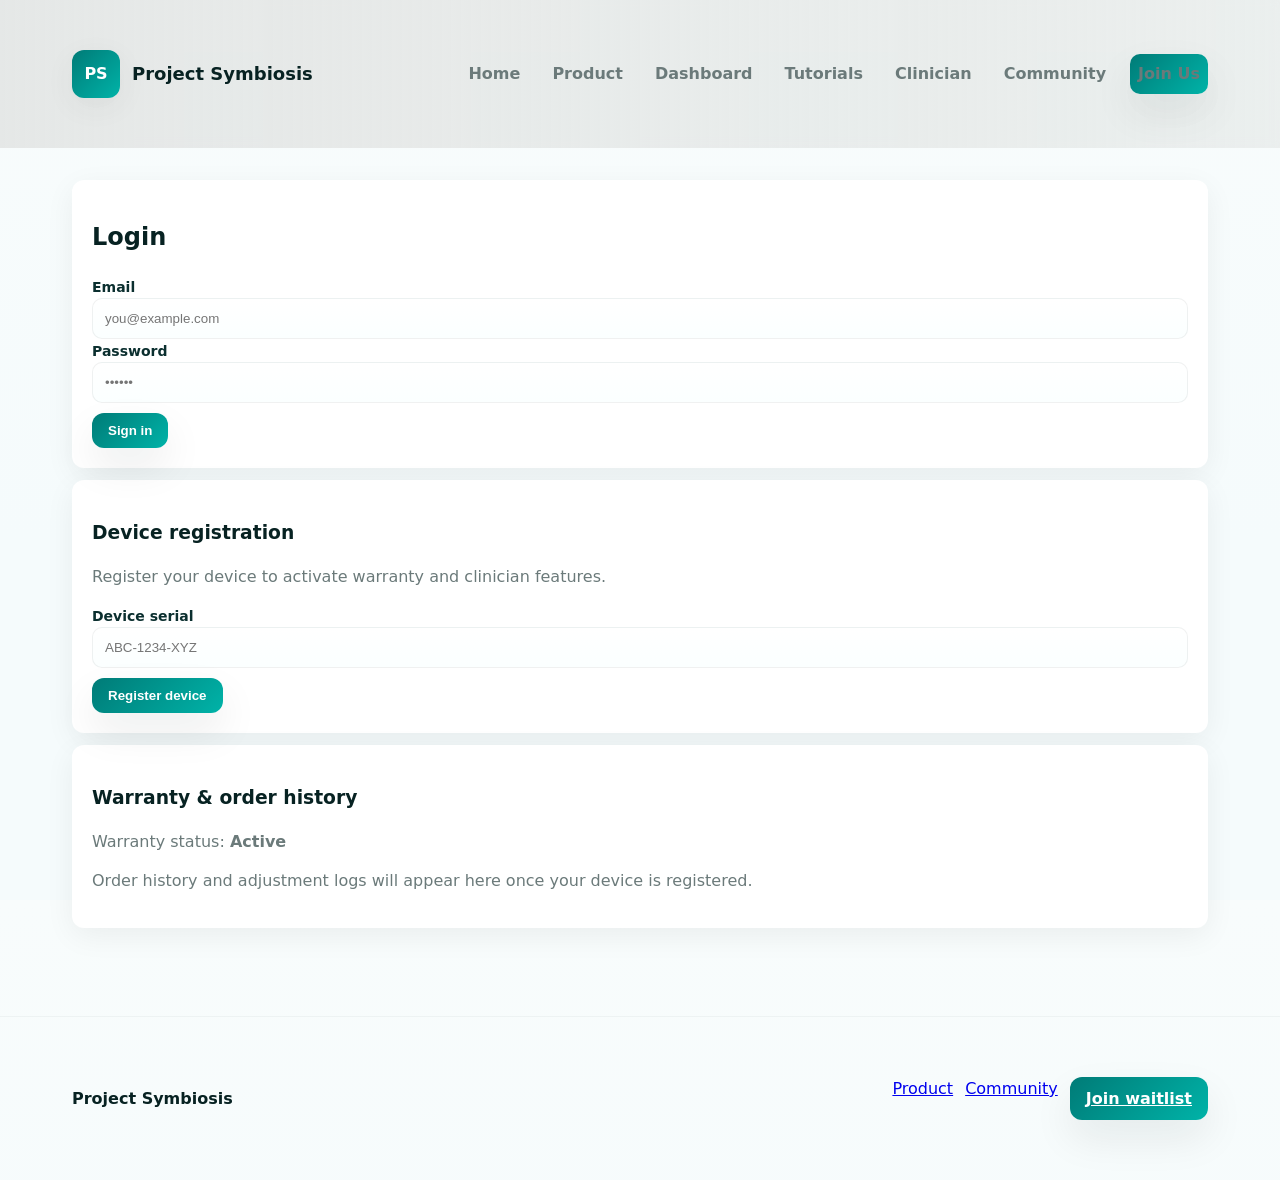
<file: account.html>
<!doctype html>
<html lang="en">
<head>
  <meta charset="utf-8" />
  <meta name="viewport" content="width=device-width,initial-scale=1" />
  <title>Account — Project Symbiosis</title>
  <link rel="stylesheet" href="style.css">
</head>
<body>
  <header class="site-header">
    <div class="container nav"><div class="brand"><div class="logo">PS</div><h1>Project Symbiosis</h1></div>
      <nav class="nav-links" aria-label="Main navigation"><a href="index.html">Home</a><a href="product.html">Product</a><a href="dashboard.html">Dashboard</a><a href="tutorials.html">Tutorials</a><a href="clinician.html">Clinician</a><a href="community.html">Community</a><a href="account.html" class="btn">Join Us</a></nav>
    </div>
  </header>

  <main class="container">
    <section class="card">
      <h2>Login</h2>
      <form style="margin-top:8px" aria-label="Login form">
        <label for="email">Email</label>
        <input id="email" type="email" placeholder="you@example.com">
        <label for="pwd">Password</label>
        <input id="pwd" type="password" placeholder="••••••">
        <div style="margin-top:10px"><button class="btn">Sign in</button></div>
      </form>
    </section>

    <section class="card" style="margin-top:12px">
      <h3>Device registration</h3>
      <p class="muted">Register your device to activate warranty and clinician features.</p>
      <label for="serial">Device serial</label>
      <input id="serial" placeholder="ABC-1234-XYZ">
      <div style="margin-top:10px"><button class="btn">Register device</button></div>
    </section>

    <section class="card" style="margin-top:12px">
      <h3>Warranty & order history</h3>
      <p class="muted">Warranty status: <strong>Active</strong></p>
      <p class="muted">Order history and adjustment logs will appear here once your device is registered.</p>
    </section>
  </main>

  <footer class="site-footer"><div class="container footer-grid"><div><strong>Project Symbiosis</strong></div><div class="footer-links"><a href="product.html">Product</a><a href="community.html">Community</a><a class="btn" href="#waitlist">Join waitlist</a></div></div></footer>
</body>
</html>
</file>
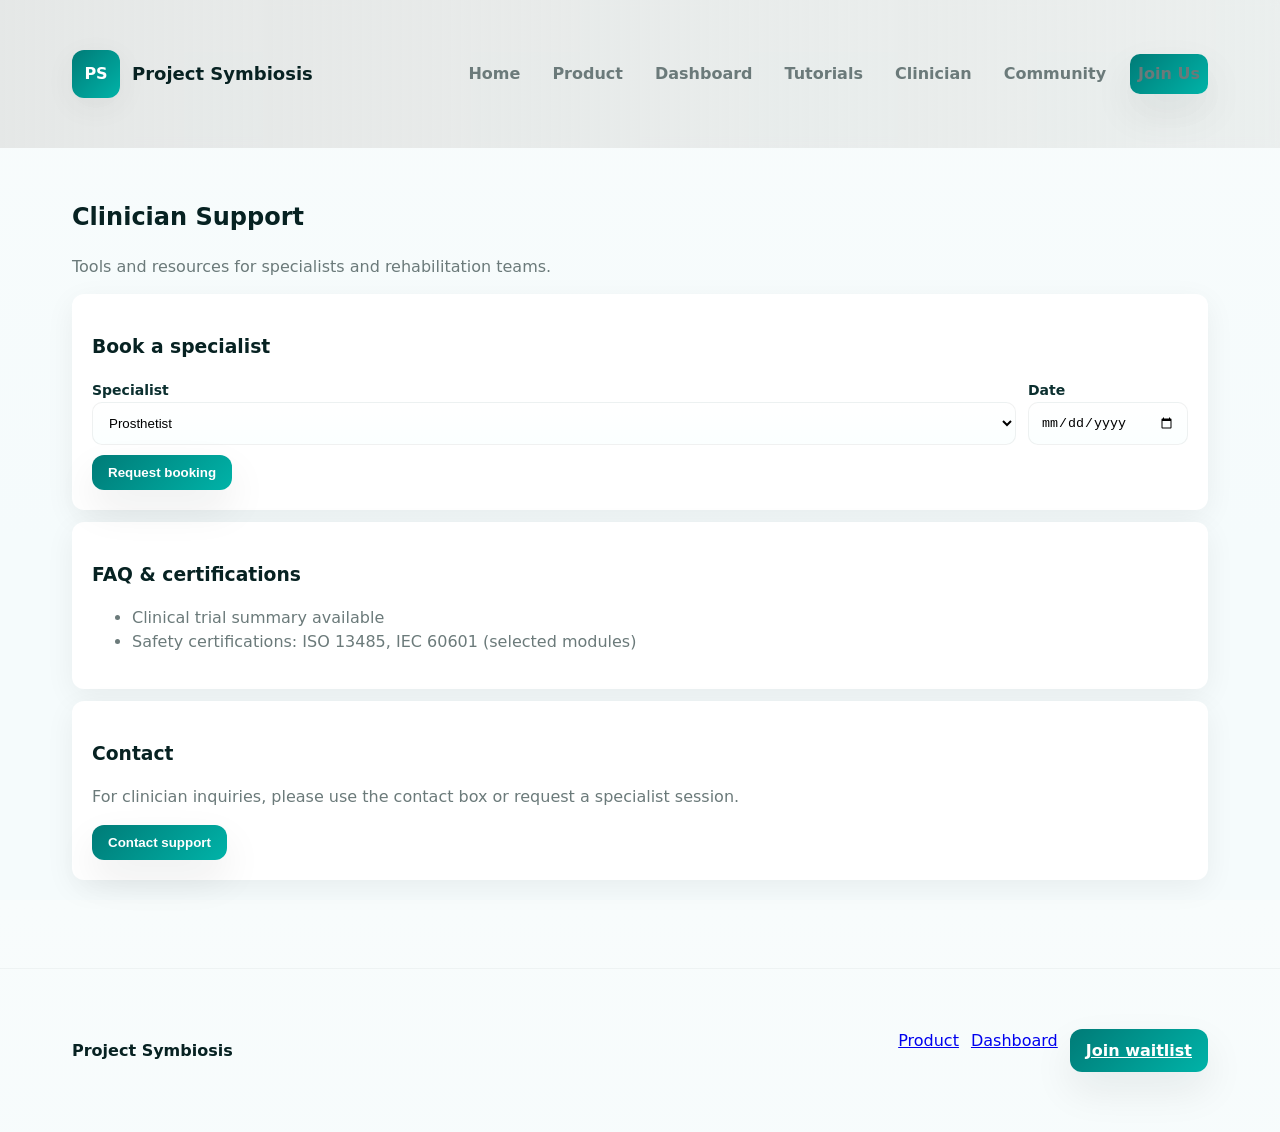
<file: clinician.html>
<!doctype html>
<html lang="en">
<head>
  <meta charset="utf-8">
  <meta name="viewport" content="width=device-width,initial-scale=1">
  <title>Clinician Support — Project Symbiosis</title>
  <link rel="stylesheet" href="style.css">
</head>
<body>
  <header class="site-header">
    <div class="container nav"><div class="brand"><div class="logo">PS</div><h1>Project Symbiosis</h1></div>
      <nav class="nav-links" aria-label="Main navigation"><a href="index.html">Home</a><a href="product.html">Product</a><a href="dashboard.html">Dashboard</a><a href="tutorials.html">Tutorials</a><a href="clinician.html">Clinician</a><a href="community.html">Community</a><a href="account.html" class="btn">Join Us</a></nav>
    </div>
  </header>

  <main class="container">
    <h2>Clinician Support</h2>
    <p class="muted">Tools and resources for specialists and rehabilitation teams.</p>

    <section class="card" style="margin-top:12px">
      <h3>Book a specialist</h3>
      <form aria-label="Booking form">
        <div class="form-row" style="margin-top:8px">
          <div style="flex:1"><label for="clinician">Specialist</label><select id="clinician"><option>Prosthetist</option><option>Physiotherapist</option><option>Occupational therapist</option></select></div>
          <div style="width:160px"><label for="date">Date</label><input id="date" type="date"></div>
        </div>
        <div style="margin-top:10px"><button class="btn">Request booking</button></div>
      </form>
    </section>

    <section class="card" style="margin-top:12px">
      <h3>FAQ & certifications</h3>
      <ul class="muted">
        <li>Clinical trial summary available</li>
        <li>Safety certifications: ISO 13485, IEC 60601 (selected modules)</li>
      </ul>
    </section>

    <section class="card" style="margin-top:12px">
      <h3>Contact</h3>
      <p class="muted">For clinician inquiries, please use the contact box or request a specialist session.</p>
      <div style="margin-top:10px"><button class="btn">Contact support</button></div>
    </section>
  </main>

  <footer class="site-footer"><div class="container footer-grid"><div><strong>Project Symbiosis</strong></div><div class="footer-links"><a href="product.html">Product</a><a href="dashboard.html">Dashboard</a><a class="btn" href="#waitlist">Join waitlist</a></div></div></footer>
</body>
</html>
</file>
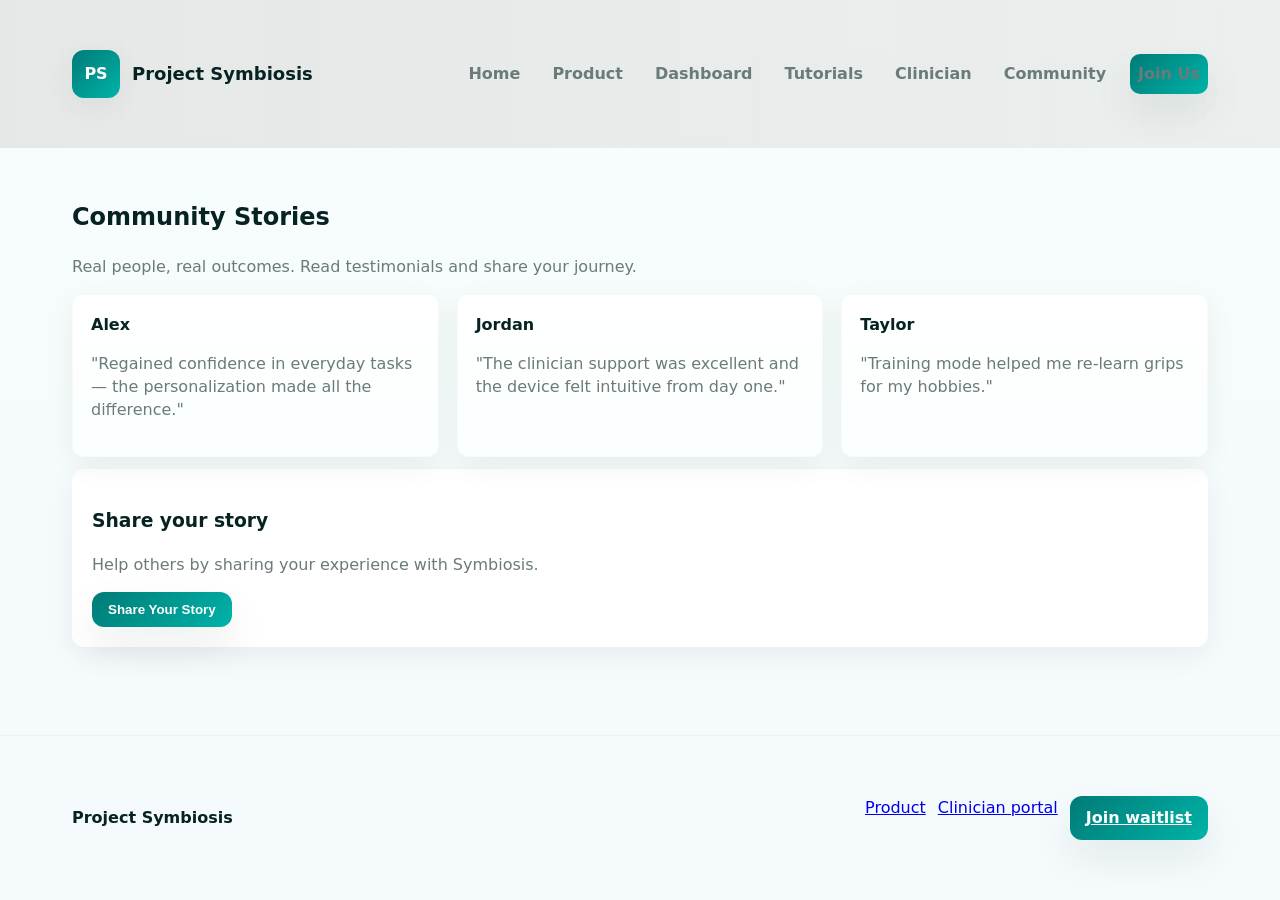
<file: community.html>
<!doctype html>
<html lang="en">
<head>
  <meta charset="utf-8">
  <meta name="viewport" content="width=device-width,initial-scale=1">
  <title>Community Stories — Project Symbiosis</title>
  <link rel="stylesheet" href="style.css">
</head>
<body>
  <header class="site-header">
    <div class="container nav"><div class="brand"><div class="logo">PS</div><h1>Project Symbiosis</h1></div>
      <nav class="nav-links" aria-label="Main navigation"><a href="index.html">Home</a><a href="product.html">Product</a><a href="dashboard.html">Dashboard</a><a href="tutorials.html">Tutorials</a><a href="clinician.html">Clinician</a><a href="community.html">Community</a><a href="account.html" class="btn">Join Us</a></nav>
    </div>
  </header>

  <main class="container">
    <h2>Community Stories</h2>
    <p class="muted">Real people, real outcomes. Read testimonials and share your journey.</p>

    <section class="testimonials" style="margin-top:12px">
      <article class="testimonial" aria-label="Testimonial 1">
        <strong>Alex</strong>
        <p class="muted">"Regained confidence in everyday tasks — the personalization made all the difference."</p>
      </article>
      <article class="testimonial" class="testimonial">
        <strong>Jordan</strong>
        <p class="muted">"The clinician support was excellent and the device felt intuitive from day one."</p>
      </article>
      <article class="testimonial" class="testimonial">
        <strong>Taylor</strong>
        <p class="muted">"Training mode helped me re-learn grips for my hobbies."</p>
      </article>
    </section>

    <section class="card" style="margin-top:12px">
      <h3>Share your story</h3>
      <p class="muted">Help others by sharing your experience with Symbiosis.</p>
      <div style="margin-top:10px"><button class="btn">Share Your Story</button></div>
    </section>
  </main>

  <footer class="site-footer"><div class="container footer-grid"><div><strong>Project Symbiosis</strong></div><div class="footer-links"><a href="product.html">Product</a><a href="clinician.html">Clinician portal</a><a class="btn" href="#waitlist">Join waitlist</a></div></div></footer>
</body>
</html>
</file>
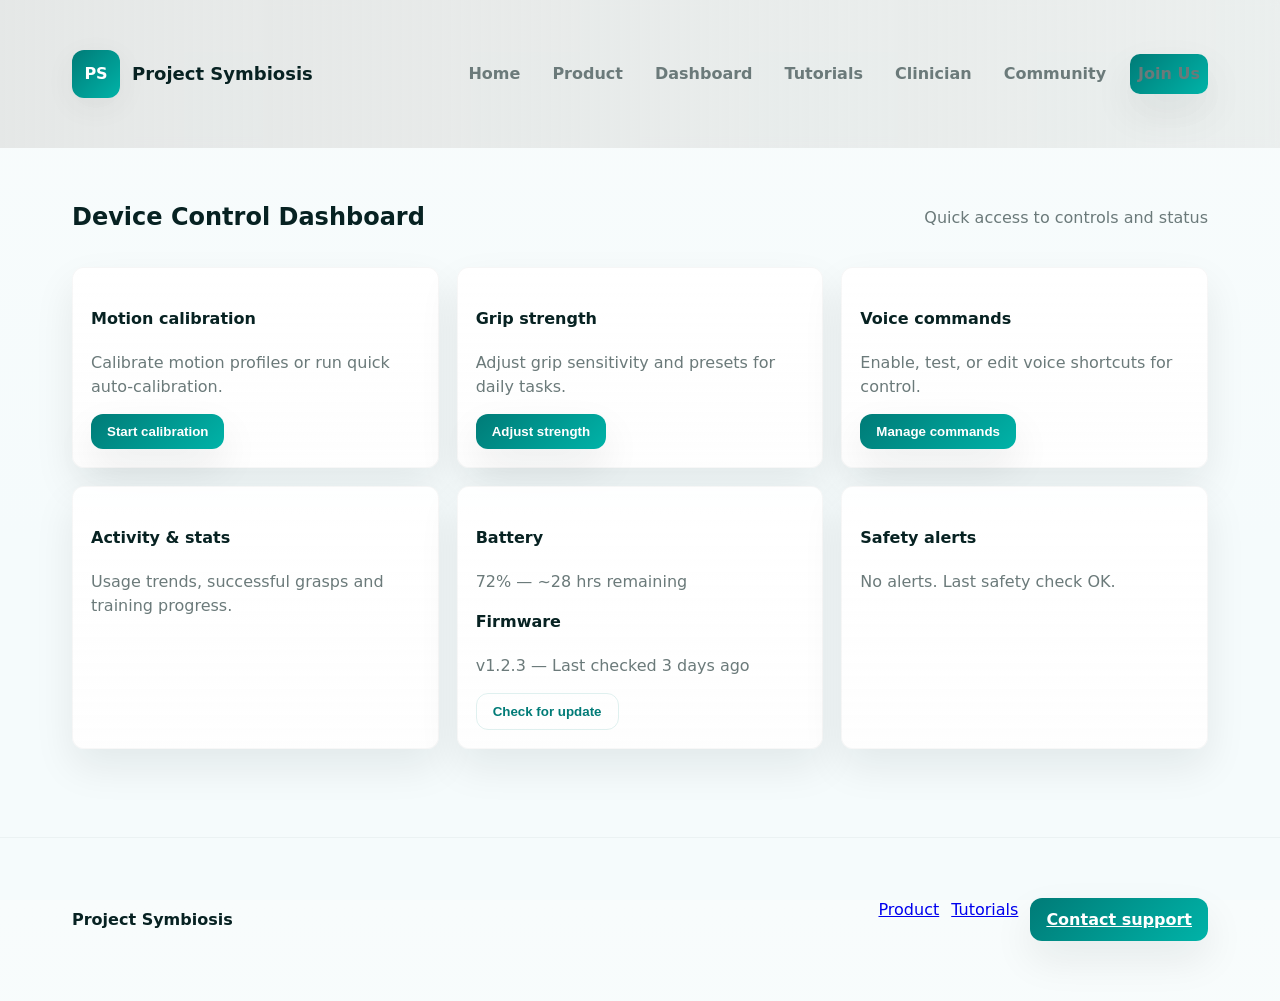
<file: dashboard.html>
<!doctype html>
<html lang="en">
<head>
  <meta charset="utf-8">
  <meta name="viewport" content="width=device-width,initial-scale=1">
  <title>Device Dashboard — Project Symbiosis</title>
  <link rel="stylesheet" href="style.css">
</head>
<body>
  <header class="site-header">
    <div class="container nav">
      <div class="brand"><div class="logo">PS</div><h1>Project Symbiosis</h1></div>
      <nav class="nav-links" aria-label="Main navigation">
        <a href="index.html">Home</a>
        <a href="product.html">Product</a>
        <a href="dashboard.html">Dashboard</a>
        <a href="tutorials.html">Tutorials</a>
        <a href="clinician.html">Clinician</a>
        <a href="community.html">Community</a>
        <a href="account.html" class="btn">Join Us</a>
      </nav>
    </div>
  </header>

  <main class="container">
    <section class="section-title">
      <h2>Device Control Dashboard</h2>
      <div class="muted">Quick access to controls and status</div>
    </section>

    <section style="margin-top:12px" class="app-cards">
      <div class="app-card" role="region" aria-label="Motion calibration">
        <h4>Motion calibration</h4>
        <p class="muted">Calibrate motion profiles or run quick auto-calibration.</p>
        <div style="margin-top:10px"><button class="btn">Start calibration</button></div>
      </div>

      <div class="app-card" role="region" aria-label="Grip strength">
        <h4>Grip strength</h4>
        <p class="muted">Adjust grip sensitivity and presets for daily tasks.</p>
        <div style="margin-top:10px"><button class="btn">Adjust strength</button></div>
      </div>

      <div class="app-card" role="region" aria-label="Voice commands">
        <h4>Voice commands</h4>
        <p class="muted">Enable, test, or edit voice shortcuts for control.</p>
        <div style="margin-top:10px"><button class="btn">Manage commands</button></div>
      </div>

      <div class="app-card" role="region" aria-label="Activity stats">
        <h4>Activity & stats</h4>
        <p class="muted">Usage trends, successful grasps and training progress.</p>
      </div>

      <div class="app-card" role="region" aria-label="Battery & firmware">
        <h4>Battery</h4>
        <p class="muted">72% — ~28 hrs remaining</p>
        <h4 style="margin-top:12px">Firmware</h4>
        <p class="muted">v1.2.3 — Last checked 3 days ago</p>
        <div style="margin-top:10px"><button class="btn ghost">Check for update</button></div>
      </div>

      <div class="app-card" role="region" aria-label="Safety alerts">
        <h4>Safety alerts</h4>
        <p class="muted">No alerts. Last safety check OK.</p>
      </div>
    </section>
  </main>

  <footer class="site-footer">
    <div class="container footer-grid"><div><strong>Project Symbiosis</strong></div><div class="footer-links"><a href="product.html">Product</a><a href="tutorials.html">Tutorials</a><a class="btn" href="#support">Contact support</a></div></div>
  </footer>
</body>
</html>
</file>
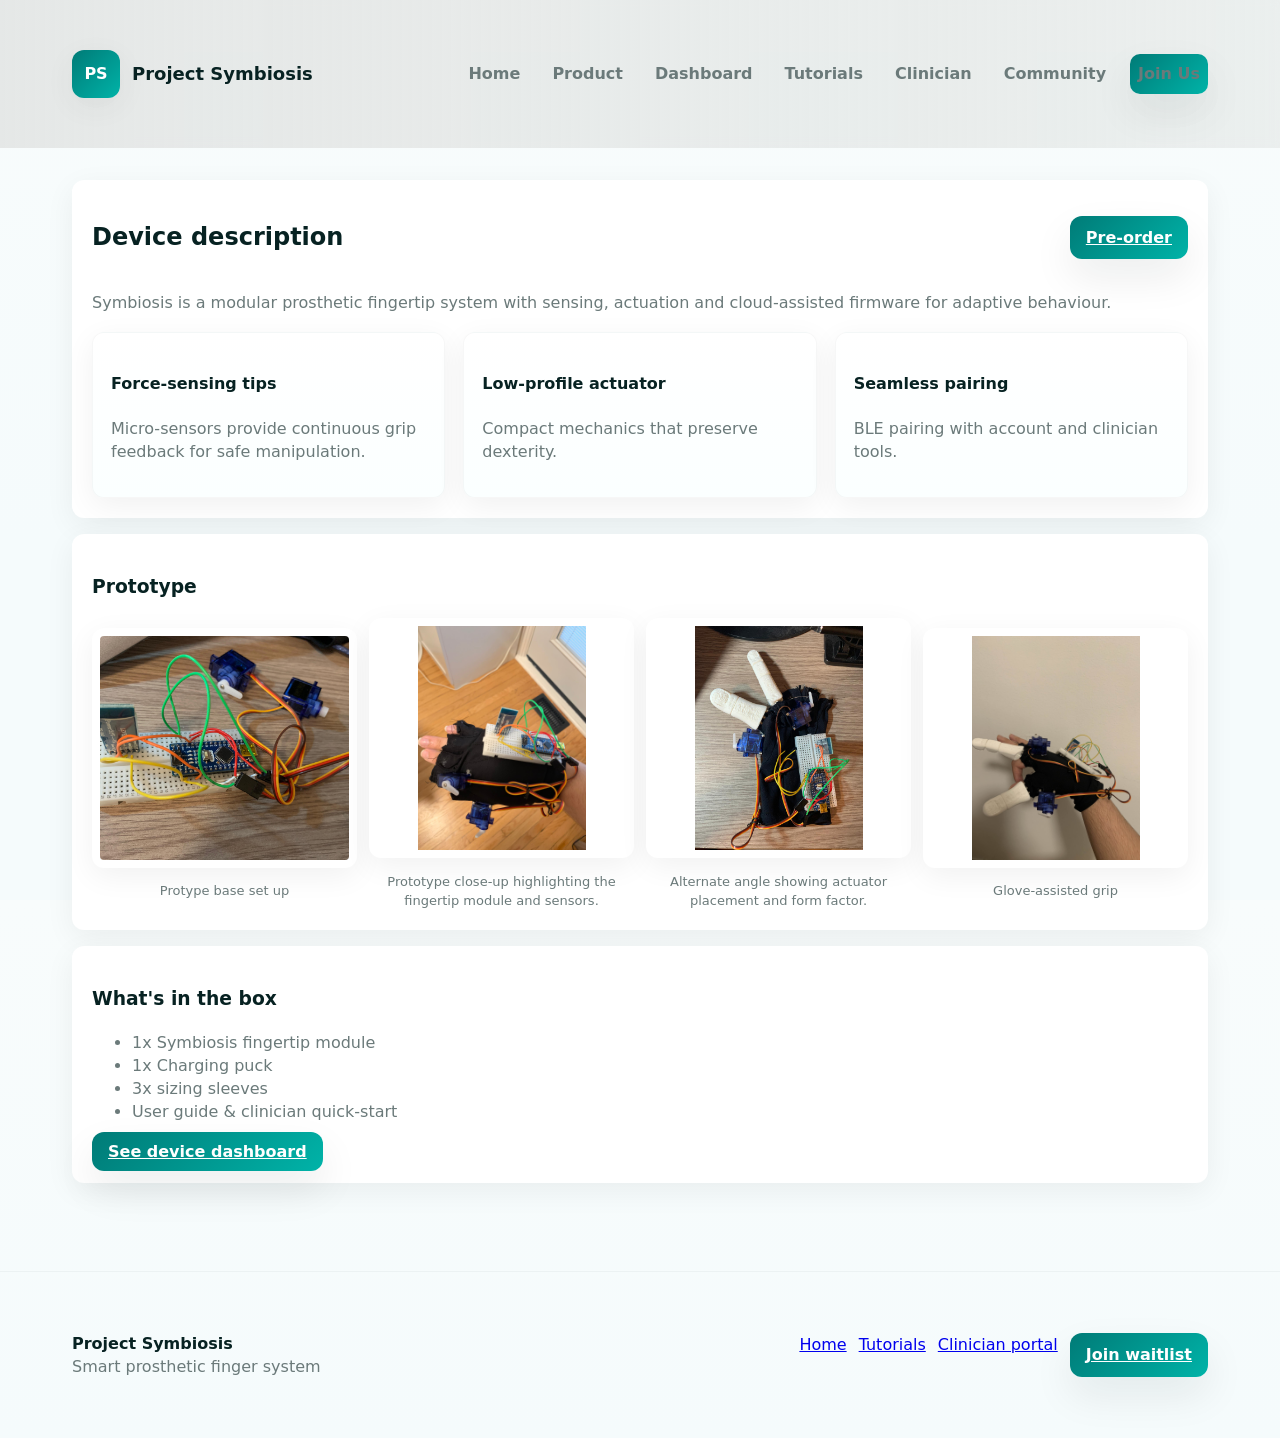
<file: product.html>
<!doctype html>
<html lang="en">
<head>
  <meta charset="utf-8" />
  <meta name="viewport" content="width=device-width,initial-scale=1" />
  <title>Product — Project Symbiosis</title>
  <link rel="stylesheet" href="style.css">
</head>
<body>
  <header class="site-header">
    <div class="container nav">
      <div class="brand"><div class="logo">PS</div><h1>Project Symbiosis</h1></div>
      <nav class="nav-links" aria-label="Main navigation">
        <a href="index.html">Home</a>
        <a href="product.html">Product</a>
        <a href="dashboard.html">Dashboard</a>
        <a href="tutorials.html">Tutorials</a>
        <a href="clinician.html">Clinician</a>
        <a href="community.html">Community</a>
        <a href="account.html" class="btn">Join Us</a>
      </nav>
    </div>
  </header>

  <main class="container">
    <section class="card">
      <div class="section-title">
        <h2>Device description</h2>
        <a class="btn" href="#buy">Pre-order</a>
      </div>
      <p class="muted">Symbiosis is a modular prosthetic fingertip system with sensing, actuation and cloud-assisted firmware for adaptive behaviour.</p>

      <div class="feature-grid" aria-label="Features">
        <div class="feature">
          <h4>Force-sensing tips</h4>
          <p class="muted">Micro-sensors provide continuous grip feedback for safe manipulation.</p>
        </div>
        <div class="feature">
          <h4>Low-profile actuator</h4>
          <p class="muted">Compact mechanics that preserve dexterity.</p>
        </div>
        <div class="feature">
          <h4>Seamless pairing</h4>
          <p class="muted">BLE pairing with account and clinician tools.</p>
        </div>
      </div>
    </section>

    <section class="card" style="margin-top:16px">
      <h3>Prototype</h3>
      <div style="display:flex;gap:12px;align-items:center;flex-wrap:wrap;justify-content:space-between;margin-top:12px">
        <figure style="flex:1;min-width:220px;max-width:520px;margin:0">
          <a href="images/base.jpeg" target="_blank" rel="noopener" aria-label="Open full base image" style="display:block">
            <img src="images/base.jpeg" alt="Base view of device" style="width:100%;height:240px;object-fit:cover;border-radius:12px;box-shadow:var(--soft-shadow);background:#fff;padding:8px" />
          </a>
          <figcaption class="muted" style="font-size:13px;margin-top:8px;text-align:center">Protype base set up </figcaption>
        </figure>
        <figure style="flex:1;min-width:220px;max-width:520px;margin:0">
          <a href="images/prototype.jpeg" target="_blank" rel="noopener" aria-label="Open full prototype image" style="display:block">
            <img src="images/prototype.jpeg" alt="prototype of device" style="width:100%;height:240px;object-fit:contain;border-radius:12px;box-shadow:var(--soft-shadow);background:#fff;padding:8px" />
          </a>
          <figcaption class="muted" style="font-size:13px;margin-top:8px;text-align:center">Prototype close-up highlighting the fingertip module and sensors.</figcaption>
        </figure>
        <figure style="flex:1;min-width:220px;max-width:520px;margin:0">
          <a href="images/prototype2.jpeg" target="_blank" rel="noopener" aria-label="Open full prototype 2 image" style="display:block">
            <img src="images/prototype2.jpeg" alt="prototype angle 2" style="width:100%;height:240px;object-fit:contain;border-radius:12px;box-shadow:var(--soft-shadow);background:#fff;padding:8px" />
          </a>
          <figcaption class="muted" style="font-size:13px;margin-top:8px;text-align:center">Alternate angle showing actuator placement and form factor.</figcaption>
        </figure>
        <figure style="flex:1;min-width:220px;max-width:520px;margin:0">
          <a href="images/glove.jpg" target="_blank" rel="noopener" aria-label="Open full grip demonstration" style="display:block">
            <img src="images/glove.jpg" alt="Grip demonstration" style="width:100%;height:240px;object-fit:contain;border-radius:12px;box-shadow:var(--soft-shadow);background:#fff;padding:8px" />
          </a>
          <figcaption class="muted" style="font-size:13px;margin-top:8px;text-align:center">Glove-assisted grip </figcaption>
        </figure>
      </div>
    </section>

    <section class="card" style="margin-top:16px">
      <h3>What's in the box</h3>
      <ul class="muted">
        <li>1x Symbiosis fingertip module</li>
        <li>1x Charging puck</li>
        <li>3x sizing sleeves</li>
        <li>User guide & clinician quick-start</li>
      </ul>
      <div style="margin-top:12px">
        <a class="btn" href="dashboard.html">See device dashboard</a>
      </div>
    </section>
  </main>

  <footer class="site-footer">
    <div class="container footer-grid">
      <div><strong>Project Symbiosis</strong><div class="muted">Smart prosthetic finger system</div></div>
      <div class="footer-links"><a href="index.html">Home</a><a href="tutorials.html">Tutorials</a><a href="clinician.html">Clinician portal</a><a class="btn" href="#waitlist">Join waitlist</a></div>
    </div>
  </footer>
</body>
</html>
</file>
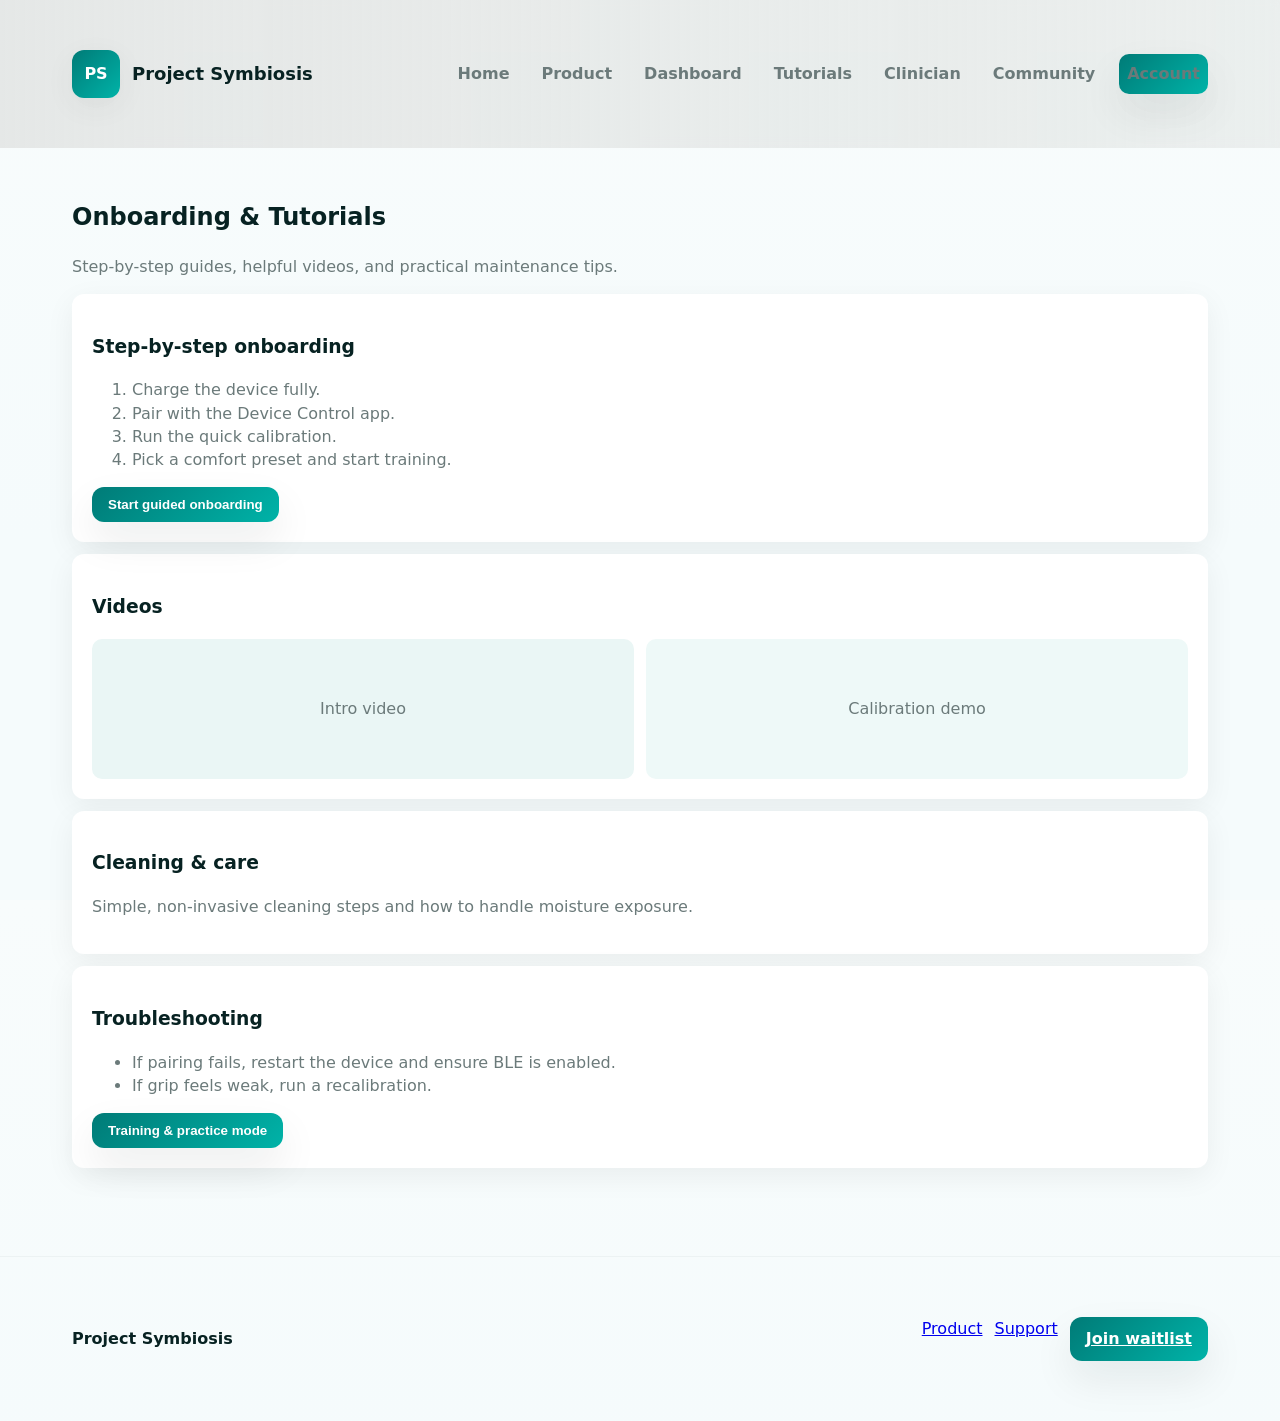
<file: tutorials.html>
<!doctype html>
<html lang="en">
<head>
  <meta charset="utf-8">
  <meta name="viewport" content="width=device-width,initial-scale=1">
  <title>Tutorials — Project Symbiosis</title>
  <link rel="stylesheet" href="style.css">
</head>
<body>
  <header class="site-header">
    <div class="container nav"><div class="brand"><div class="logo">PS</div><h1>Project Symbiosis</h1></div>
      <nav class="nav-links" aria-label="Main navigation"><a href="index.html">Home</a><a href="product.html">Product</a><a href="dashboard.html">Dashboard</a><a href="tutorials.html">Tutorials</a><a href="clinician.html">Clinician</a><a href="community.html">Community</a><a href="account.html" class="btn">Account</a></nav>
    </div>
  </header>

  <main class="container">
    <h2>Onboarding & Tutorials</h2>
    <p class="muted">Step-by-step guides, helpful videos, and practical maintenance tips.</p>

    <section class="card" style="margin-top:12px">
      <h3>Step-by-step onboarding</h3>
      <ol class="muted">
        <li>Charge the device fully.</li>
        <li>Pair with the Device Control app.</li>
        <li>Run the quick calibration.</li>
        <li>Pick a comfort preset and start training.</li>
      </ol>
      <div style="margin-top:10px"><button class="btn">Start guided onboarding</button></div>
    </section>

    <section class="card" style="margin-top:12px">
      <h3>Videos</h3>
      <div style="display:flex;gap:12px;flex-wrap:wrap;margin-top:10px">
        <div style="min-width:240px;flex:1;height:140px;border-radius:10px;background:#eaf6f5;display:flex;align-items:center;justify-content:center;color:var(--muted)">Intro video</div>
        <div style="min-width:240px;flex:1;height:140px;border-radius:10px;background:#eef9f8;display:flex;align-items:center;justify-content:center;color:var(--muted)">Calibration demo</div>
      </div>
    </section>

    <section class="card" style="margin-top:12px">
      <h3>Cleaning & care</h3>
      <p class="muted">Simple, non-invasive cleaning steps and how to handle moisture exposure.</p>
    </section>

    <section class="card" style="margin-top:12px">
      <h3>Troubleshooting</h3>
      <ul class="muted">
        <li>If pairing fails, restart the device and ensure BLE is enabled.</li>
        <li>If grip feels weak, run a recalibration.</li>
      </ul>
      <div style="margin-top:10px"><button class="btn">Training & practice mode</button></div>
    </section>
  </main>

  <footer class="site-footer"><div class="container footer-grid"><div><strong>Project Symbiosis</strong></div><div class="footer-links"><a href="product.html">Product</a><a href="#support">Support</a><a class="btn" href="#waitlist">Join waitlist</a></div></div></footer>
</body>
</html>
</file>
<file: style.css>
:root{
  --bg:#f5fbfc;
  --surface:#ffffff;
  --accent-1: #007b77; /* deep teal */
  --accent-2: #00b3a8; /* bright teal */
  --muted:#6b7a7a;
  --glass: rgba(0,139,132,0.06);
  --soft-shadow: 0 8px 30px rgba(6,22,22,0.06);
  --elevated-shadow: 0 18px 40px rgba(6,22,22,0.08);
  --radius:12px;
  --focus: 3px solid rgba(0,139,132,0.16);
  --gap:22px;
  --max-width:1200px;
}

*{box-sizing:border-box}
html,body{height:100%;}
body{
  margin:0;
  font-family: Inter, system-ui, -apple-system, 'Segoe UI', Roboto, 'Helvetica Neue', Arial;
  background: linear-gradient(180deg, #f8fcfc 0%, var(--bg) 60%);
  color:#072222;
  -webkit-font-smoothing:antialiased;
  line-height:1.45;
}

.container{max-width:var(--max-width);margin:0 auto;padding:32px;}

/* Header */
header.site-header{background:linear-gradient(90deg, rgba(226, 228, 227, 0.855), rgba(211, 215, 212, 0.35));backdrop-filter: blur(4px);padding:18px 0;position:sticky;top:0;z-index:20}
.nav{display:flex;align-items:center;justify-content:space-between;gap:12px}
.brand{display:flex;align-items:center;gap:12px}
.brand .logo{width:48px;height:48px;border-radius:12px;background:linear-gradient(135deg,var(--accent-1),var(--accent-2));display:flex;align-items:center;justify-content:center;color:white;font-weight:700;box-shadow:var(--soft-shadow)}
.brand h1{font-size:18px;margin:0}

.nav-links{display:flex;gap:16px;align-items:center}
.nav-links a{color:var(--muted);text-decoration:none;font-weight:600;padding:8px;border-radius:10px;transition:all .18s ease}
.nav-links a:hover{color:var(--accent-1);transform:translateY(-1px)}
.btn{background:linear-gradient(135deg,var(--accent-1),var(--accent-2));color:white;padding:10px 16px;border-radius:12px;border:none;font-weight:700;cursor:pointer;box-shadow:var(--elevated-shadow)}
.btn.ghost{background:transparent;color:var(--accent-1);border:1px solid rgba(0,139,132,0.12);box-shadow:none}

/* Hero */
.hero{display:grid;grid-template-columns:1fr 460px;gap:34px;align-items:center;padding:48px 0}
.hero h2{font-size:36px;margin:0 0 10px;letter-spacing:-0.02em}
.hero p{color:var(--muted);margin:0 0 18px}
.hero-cta{display:flex;gap:14px}

.card{background:var(--surface);border-radius:var(--radius);box-shadow:var(--soft-shadow);padding:20px}

/* Benefits */
.benefit-grid{display:grid;grid-template-columns:repeat(3,1fr);gap:var(--gap);margin-top:24px}
.benefit{display:flex;gap:14px;align-items:flex-start}
.benefit .icon{width:56px;height:56px;border-radius:14px;background:linear-gradient(180deg, rgba(0,139,132,0.06), rgba(0,139,132,0.02));display:flex;align-items:center;justify-content:center;color:var(--accent-1);font-weight:700}
.benefit h3{margin:0;font-size:16px}
.benefit p{margin:6px 0 0;color:var(--muted);font-size:14px}

/* Product overview */
.grid-2{display:grid;grid-template-columns:1fr 420px;gap:28px;align-items:start;margin-top:28px}
.specs{display:grid;gap:12px}
.spec{display:flex;justify-content:space-between;padding:12px;border-radius:12px;background:linear-gradient(180deg, rgba(0,139,132,0.03), rgba(255,255,255,0.4));box-shadow:inset 0 1px 0 rgba(255,255,255,0.6)}

/* Footer */
footer.site-footer{margin-top:56px;padding:28px 0;border-top:1px solid rgba(9,30,30,0.04);}
.footer-grid{display:flex;justify-content:space-between;gap:20px;align-items:center}
.footer-links{display:flex;gap:12px}

/* Product page and others common elements */
.feature-grid{display:grid;grid-template-columns:repeat(3,1fr);gap:18px;margin-top:18px}
.feature{padding:18px;border-radius:12px;background:linear-gradient(180deg, #ffffff, #fbffff);box-shadow:var(--soft-shadow);border:1px solid rgba(6,22,22,0.03)}

.app-cards{display:grid;grid-template-columns:repeat(3,1fr);gap:18px}
.app-card{padding:18px;border-radius:12px;background:linear-gradient(180deg, rgba(255,255,255,0.92), #fefefe);box-shadow:var(--elevated-shadow);border:1px solid rgba(6,22,22,0.03)}

.section-title{display:flex;justify-content:space-between;align-items:center}

/* Forms & booking module */
.form-row{display:flex;gap:12px}
input,select,textarea{width:100%;padding:12px;border-radius:10px;border:1px solid rgba(9,30,30,0.06);background:linear-gradient(180deg,#fff,#fbffff)}
label{font-weight:700;font-size:14px;color:#0b2f2f}

/* Testimonials */
.testimonials{display:grid;grid-template-columns:repeat(3,1fr);gap:18px}
.testimonial{padding:18px;border-radius:12px;background:linear-gradient(180deg,#ffffff,#fbffff);box-shadow:var(--soft-shadow);border:1px solid rgba(6,22,22,0.02)}

/* Responsive */
@media (max-width:1100px){
  .hero{grid-template-columns:1fr}
  .grid-2{grid-template-columns:1fr}
  .benefit-grid{grid-template-columns:1fr}
  .feature-grid{grid-template-columns:repeat(2,1fr)}
  .app-cards{grid-template-columns:repeat(2,1fr)}
  .testimonials{grid-template-columns:1fr}
}

@media (max-width:520px){
  .container{padding:18px}
  .nav-links{display:none}
  .hero h2{font-size:26px}
  .feature-grid{grid-template-columns:1fr}
  .brand h1{display:none}
}

/* Accessibility focus */
a:focus,button:focus,input:focus,select:focus,textarea:focus{outline:none;box-shadow:var(--focus);border-radius:10px}

.muted{color:var(--muted)}
</file>
